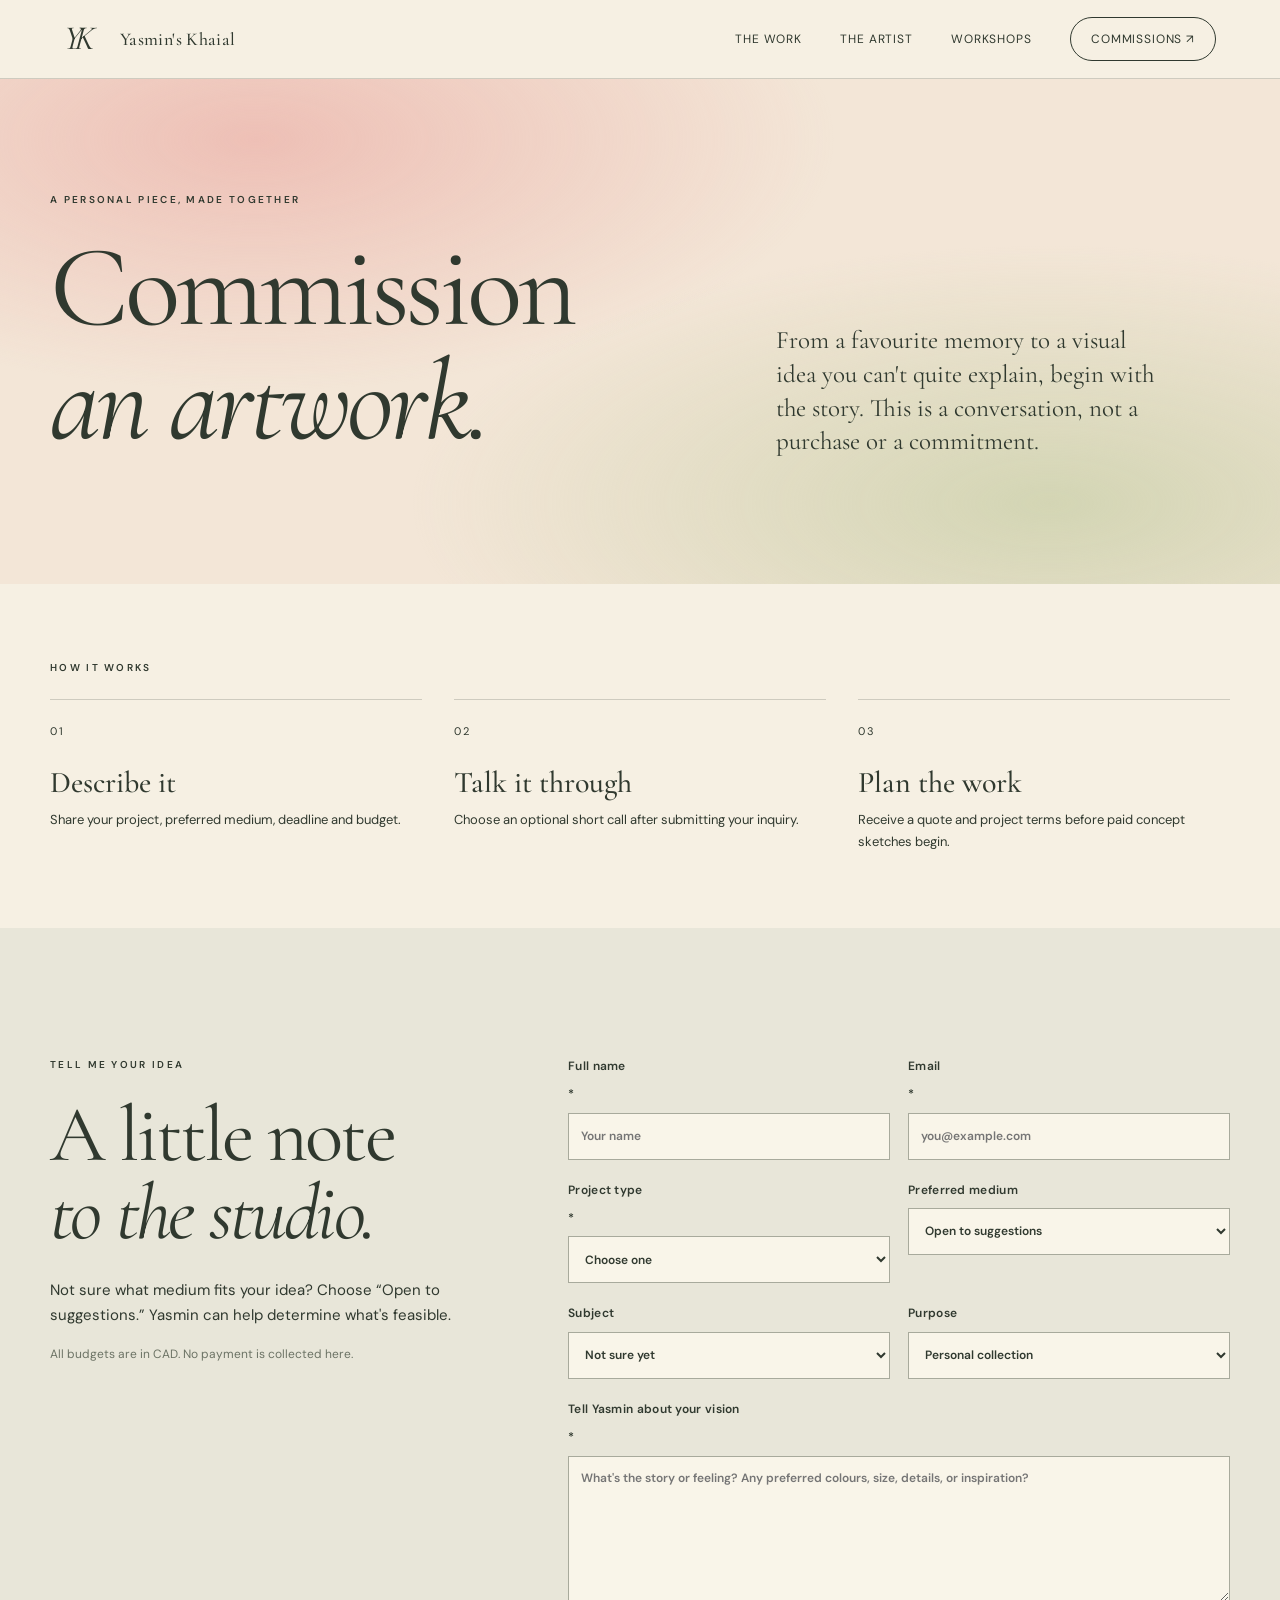
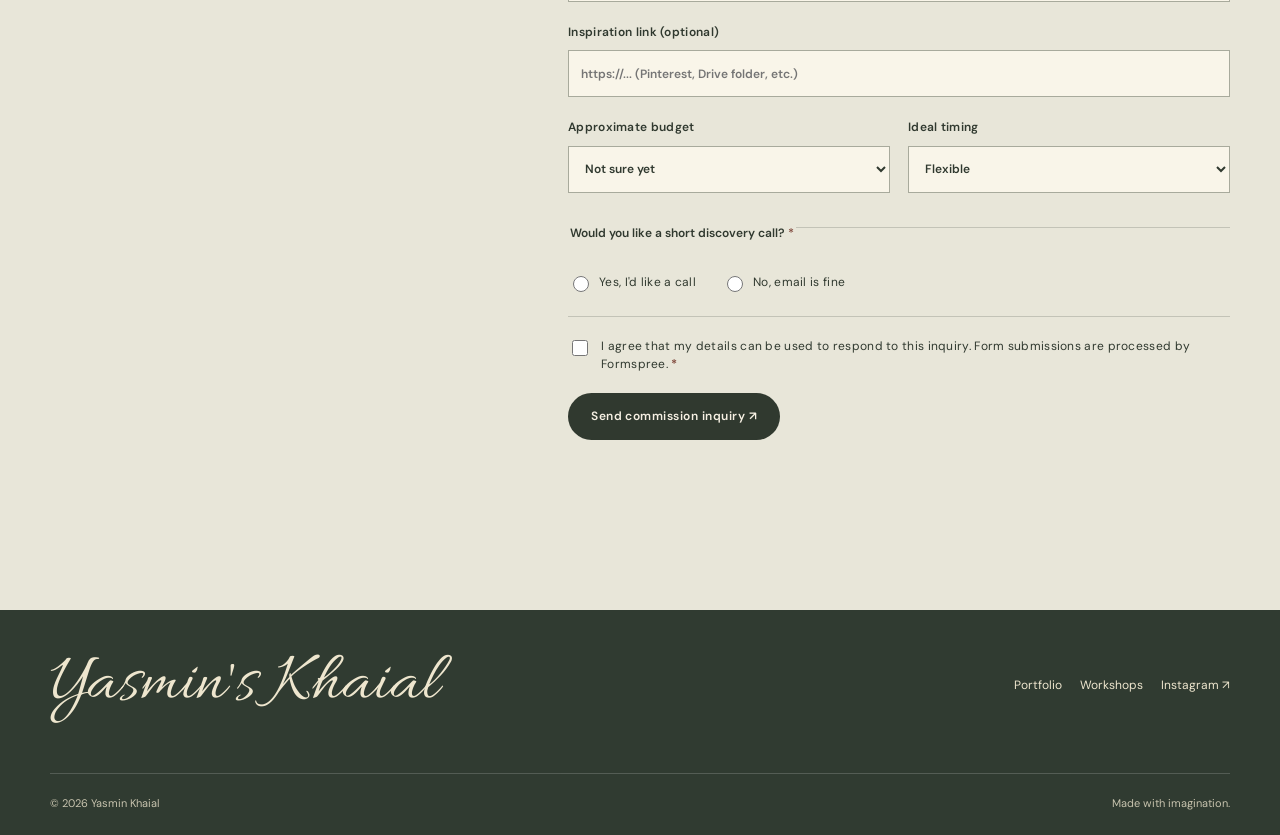
<file: commissions.html>
<!doctype html>
<html lang="en">
<head>
  <meta charset="utf-8">
  <meta name="viewport" content="width=device-width, initial-scale=1">
  <meta name="theme-color" content="#313d32">
  <meta name="description" content="Inquire about a custom painting, drawing or sculpture by artist Yasmin Khaial.">
  <title>Commissions | Yasmin's Khaial</title>
  <link rel="preconnect" href="https://fonts.googleapis.com">
  <link rel="preconnect" href="https://fonts.gstatic.com" crossorigin>
  <link href="https://fonts.googleapis.com/css2?family=Allura&family=Cormorant+Garamond:ital,wght@0,400;0,500;0,600;1,400;1,500&family=DM+Sans:wght@400;500;600&display=swap" rel="stylesheet">
  <link rel="stylesheet" href="styles.css">
  <script src="script.js" defer></script>
</head>
<body>
  <a class="skip-link" href="#main">Skip to content</a>
  <header class="site-header">
    <a class="brand" href="index.html" aria-label="Yasmin's Khaial, home"><span class="brand-symbol" aria-hidden="true">YK</span><span class="brand-small">Yasmin's Khaial</span></a>
    <button class="nav-toggle" type="button" aria-label="Open menu" aria-controls="site-nav" aria-expanded="false">Menu ☰</button>
    <nav id="site-nav" class="site-nav" aria-label="Main navigation"><a href="index.html#work">The work</a><a href="index.html#about">The artist</a><a href="workshops.html">Workshops</a><a class="nav-pill" href="commissions.html" aria-current="page">Commissions ↗</a></nav>
  </header>
  <main id="main">
    <section class="subhero wash-pink">
      <div class="wrap subhero-grid">
        <div><p class="eyebrow">A PERSONAL PIECE, MADE TOGETHER</p><h1 class="display">Commission<br><em>an artwork.</em></h1></div>
        <p>From a favourite memory to a visual idea you can't quite explain, begin with the story. This is a conversation, not a purchase or a commitment.</p>
      </div>
    </section>
    <section class="section compact-section">
      <div class="wrap">
        <p class="eyebrow">HOW IT WORKS</p>
        <div class="process-grid">
          <div><span>01</span><h2>Describe it</h2><p>Share your project, preferred medium, deadline and budget.</p></div>
          <div><span>02</span><h2>Talk it through</h2><p>Choose an optional short call after submitting your inquiry.</p></div>
          <div><span>03</span><h2>Plan the work</h2><p>Receive a quote and project terms before paid concept sketches begin.</p></div>
        </div>
      </div>
    </section>
    <section class="section inquiry-section" id="request" aria-labelledby="request-title">
      <div class="wrap form-layout">
        <div class="form-intro"><p class="eyebrow">TELL ME YOUR IDEA</p><h2 id="request-title" class="display">A little note<br><em>to the studio.</em></h2><p>Not sure what medium fits your idea? Choose “Open to suggestions.” Yasmin can help determine what's feasible.</p><p class="small-muted">All budgets are in CAD. No payment is collected here.</p></div>
        <div>
          <!-- script.js submits this form to Formspree AFTER you add its real form endpoint. -->
          <form class="inquiry-form" id="commission-form" data-kind="commission">
            <input type="hidden" name="inquiry_type" value="Art commission">
            <div class="two-fields">
              <label>Full name <span>*</span><input name="name" type="text" autocomplete="name" required placeholder="Your name"></label>
              <label>Email <span>*</span><input name="email" type="email" autocomplete="email" required placeholder="you@example.com"></label>
            </div>
            <div class="two-fields">
              <label>Project type <span>*</span><select name="project_type" required><option value="">Choose one</option><option>Original painting</option><option>Drawing or illustration</option><option>Mixed-media sculpture</option><option>Creative collaboration</option><option>Other / not sure</option></select></label>
              <label>Preferred medium <select name="medium"><option>Open to suggestions</option><option>Oil painting</option><option>Acrylic painting</option><option>Ink drawing</option><option>Graphite drawing</option><option>Mixed media</option><option>Other</option></select></label>
            </div>
            <div class="two-fields">
              <label>Subject <select name="subject"><option>Not sure yet</option><option>Portrait / people</option><option>Nature / landscape</option><option>Abstract / conceptual</option><option>Personal memory or story</option><option>Other</option></select></label>
              <label>Purpose <select name="purpose"><option>Personal collection</option><option>Gift</option><option>Exhibition</option><option>Publication / business</option><option>Other</option></select></label>
            </div>
            <label>Tell Yasmin about your vision <span>*</span><textarea name="description" required rows="6" placeholder="What's the story or feeling? Any preferred colours, size, details, or inspiration?"></textarea></label>
            <label>Inspiration link (optional)<input name="reference_url" type="url" placeholder="https://... (Pinterest, Drive folder, etc.)"></label>
            <div class="two-fields">
              <label>Approximate budget <select name="budget"><option>Not sure yet</option><option>Under $250 CAD</option><option>$250–$500 CAD</option><option>$500–$1,000 CAD</option><option>Over $1,000 CAD</option><option>Flexible</option></select></label>
              <label>Ideal timing <select name="timeline"><option>Flexible</option><option>Within 1 month</option><option>1–3 months</option><option>More than 3 months</option><option>Specific deadline in notes</option></select></label>
            </div>
            <fieldset class="radio-group">
              <legend>Would you like a short discovery call? <span>*</span></legend>
              <label><input type="radio" name="call_requested" value="Yes" required> Yes, I'd like a call</label>
              <label><input type="radio" name="call_requested" value="No, email is fine"> No, email is fine</label>
              <p class="help-note" id="call-hint" hidden>After the inquiry is sent, you'll be offered a link to choose from Yasmin's available times, once scheduling is configured.</p>
            </fieldset>
            <label class="consent"><input type="checkbox" name="contact_consent" value="Yes" required> <span>I agree that my details can be used to respond to this inquiry. Form submissions are processed by Formspree. <strong>*</strong></span></label>
            <button class="button button-dark" type="submit">Send commission inquiry ↗</button>
            <p class="form-status" role="status" aria-live="polite"></p>
          </form>
          <div class="form-success" id="commission-success" hidden tabindex="-1">
            <h3>Thank you. Your inquiry has been sent.</h3>
            <p>Yasmin can review your idea and follow up about next steps. A consultation is optional and doesn't confirm a commission.</p>
            <div id="call-next-step" hidden><p>Since you requested a call, you can now choose an available time:</p><a id="booking-link" class="button button-dark" target="_blank" rel="noopener noreferrer" href="#">Choose a call time ↗</a><p class="small-muted">The appointment is only booked once you complete the scheduling page.</p></div>
            <p id="manual-call-note" hidden>Yasmin can arrange a suitable time with you by email.</p>
          </div>
        </div>
      </div>
    </section>
  </main>
  <footer class="site-footer"><div class="wrap footer-main"><p class="footer-logo">Yasmin's Khaial</p><div class="footer-links"><a href="index.html">Portfolio</a><a href="workshops.html">Workshops</a><a href="https://www.instagram.com/yxsmin_kh/" target="_blank" rel="noopener noreferrer">Instagram ↗</a></div></div><div class="wrap footer-bottom"><span>© <span data-year>2026</span> Yasmin Khaial</span><span>Made with imagination.</span></div></footer>
</body>
</html>
</file>
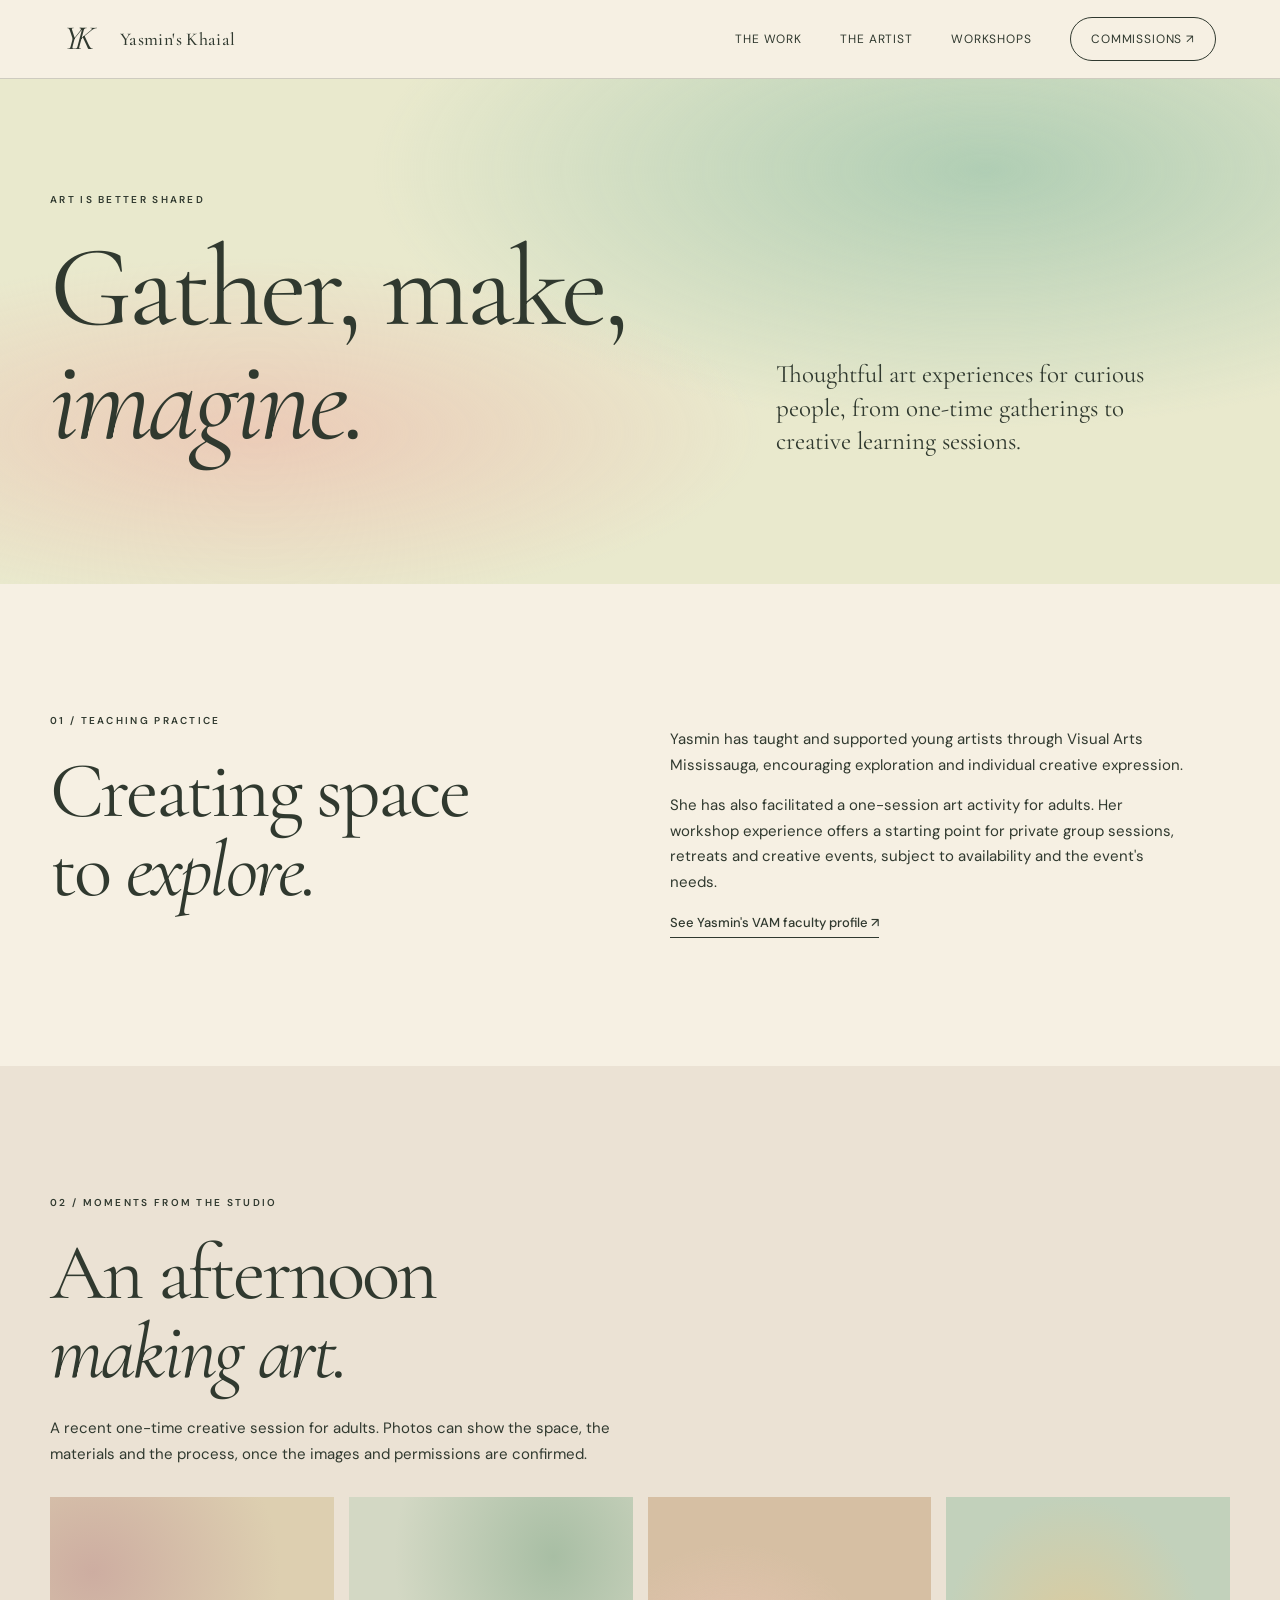
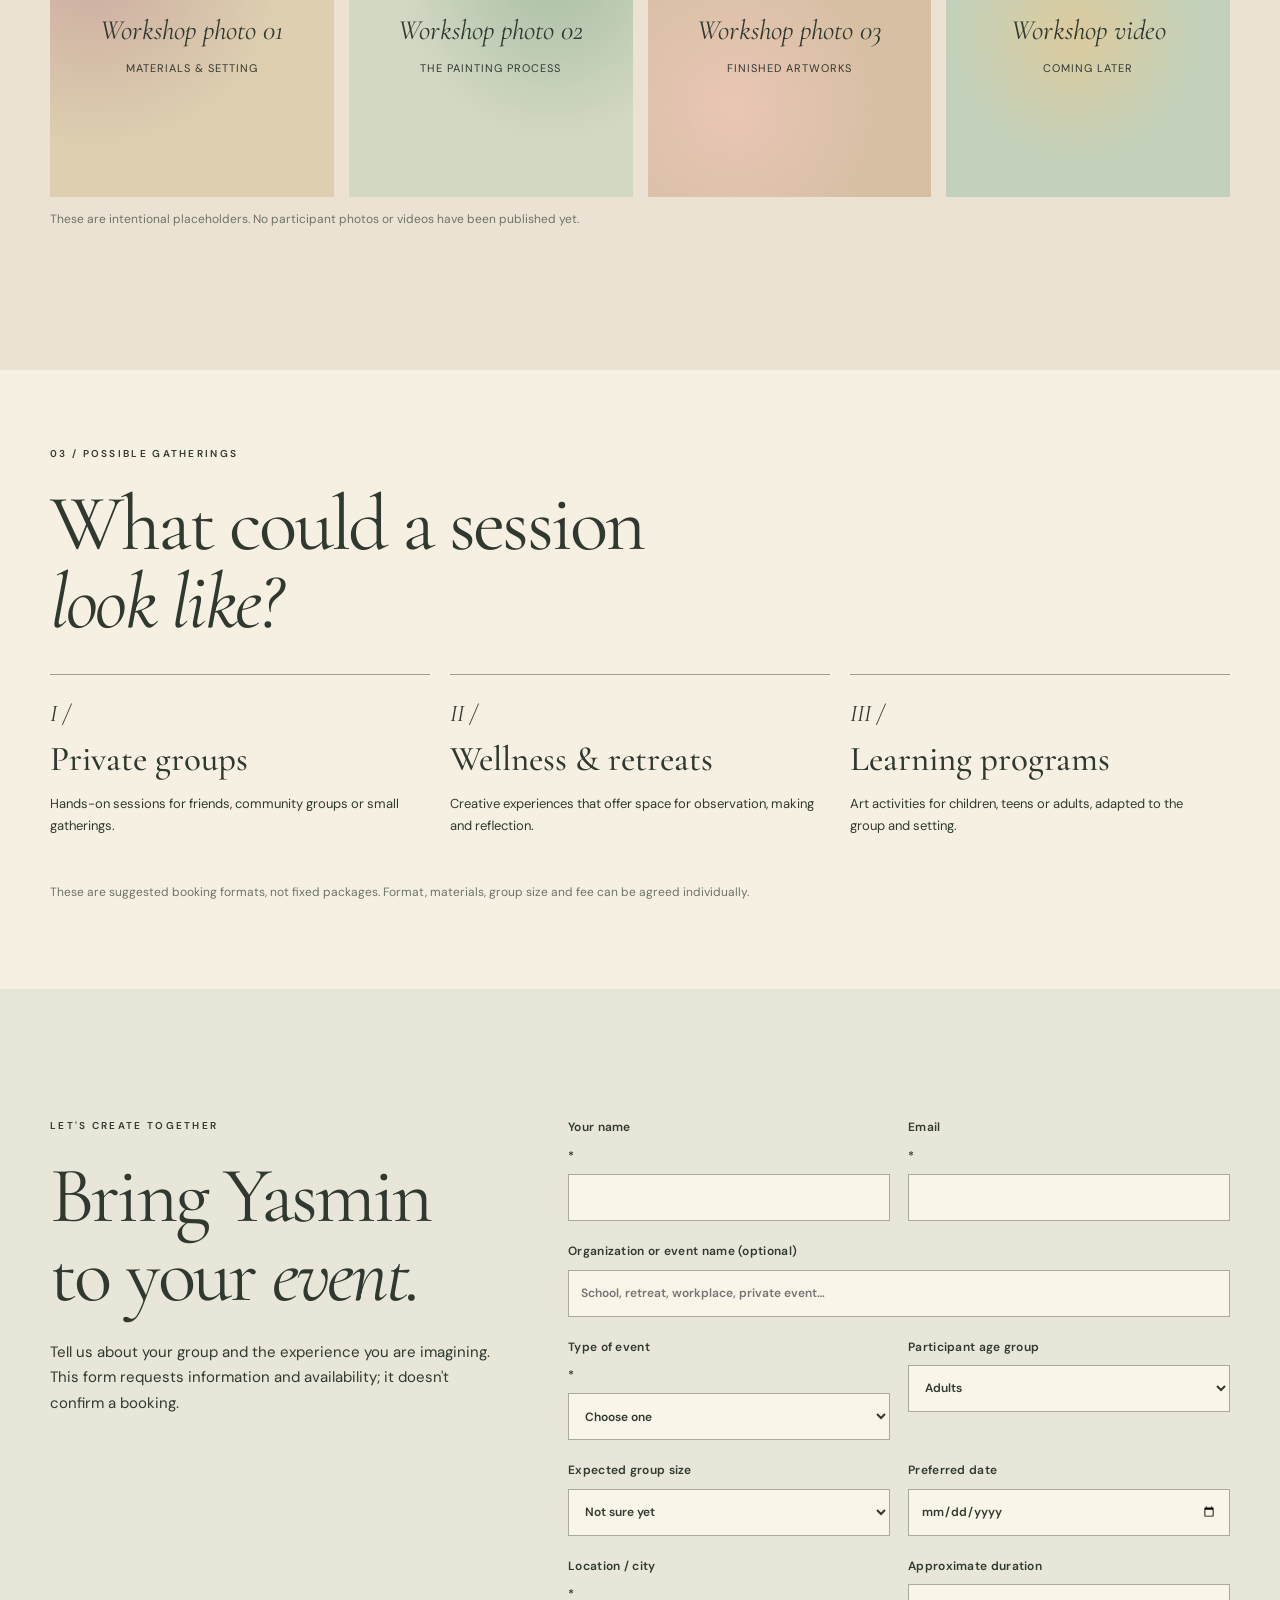
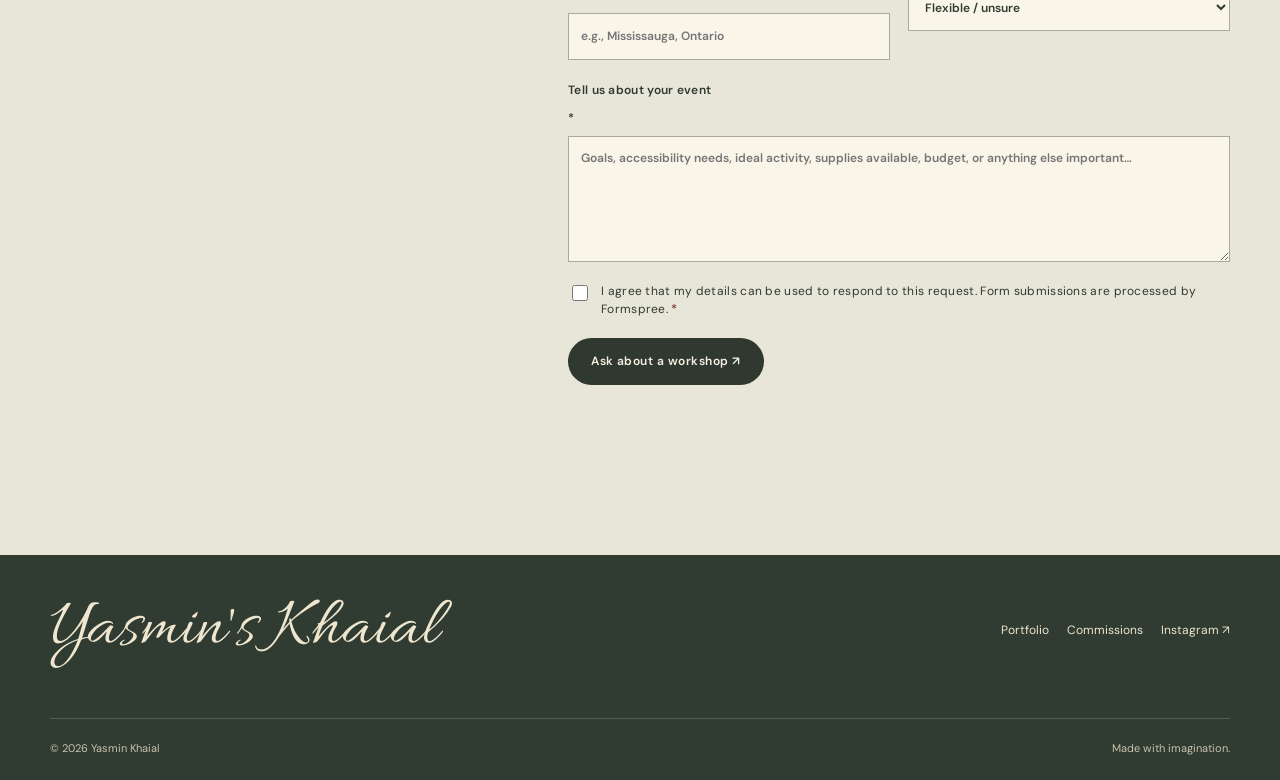
<file: workshops.html>
<!doctype html>
<html lang="en">
<head>
  <meta charset="utf-8">
  <meta name="viewport" content="width=device-width, initial-scale=1">
  <meta name="theme-color" content="#313d32">
  <meta name="description" content="Book an art workshop or creative event with Yasmin Khaial, multidisciplinary artist and educator.">
  <title>Workshops & Teaching | Yasmin's Khaial</title>
  <link rel="preconnect" href="https://fonts.googleapis.com">
  <link rel="preconnect" href="https://fonts.gstatic.com" crossorigin>
  <link href="https://fonts.googleapis.com/css2?family=Allura&family=Cormorant+Garamond:ital,wght@0,400;0,500;0,600;1,400;1,500&family=DM+Sans:wght@400;500;600&display=swap" rel="stylesheet">
  <link rel="stylesheet" href="styles.css">
  <script src="script.js" defer></script>
</head>
<body>
  <a class="skip-link" href="#main">Skip to content</a>
  <header class="site-header"><a class="brand" href="index.html" aria-label="Yasmin's Khaial, home"><span class="brand-symbol" aria-hidden="true">YK</span><span class="brand-small">Yasmin's Khaial</span></a><button class="nav-toggle" type="button" aria-label="Open menu" aria-controls="site-nav" aria-expanded="false">Menu ☰</button><nav id="site-nav" class="site-nav" aria-label="Main navigation"><a href="index.html#work">The work</a><a href="index.html#about">The artist</a><a href="workshops.html" aria-current="page">Workshops</a><a class="nav-pill" href="commissions.html">Commissions ↗</a></nav></header>
  <main id="main">
    <section class="subhero wash-mint"><div class="wrap subhero-grid"><div><p class="eyebrow">ART IS BETTER SHARED</p><h1 class="display">Gather, make,<br><em>imagine.</em></h1></div><p>Thoughtful art experiences for curious people, from one-time gatherings to creative learning sessions.</p></div></section>
    <section class="section" aria-labelledby="teaching-title"><div class="wrap teaching-grid"><div><p class="eyebrow">01 / TEACHING PRACTICE</p><h2 id="teaching-title" class="display">Creating space<br>to <em>explore.</em></h2></div><div><p>Yasmin has taught and supported young artists through Visual Arts Mississauga, encouraging exploration and individual creative expression.</p><p>She has also facilitated a one-session art activity for adults. Her workshop experience offers a starting point for private group sessions, retreats and creative events, subject to availability and the event's needs.</p><a class="text-link" href="https://visualartsmississauga.com/faculty/yasmin-khaial/" target="_blank" rel="noopener noreferrer">See Yasmin's VAM faculty profile ↗</a></div></div></section>
    <section class="section workshop-gallery-section" aria-labelledby="gallery-title"><div class="wrap"><p class="eyebrow">02 / MOMENTS FROM THE STUDIO</p><h2 id="gallery-title" class="display">An afternoon<br><em>making art.</em></h2><p class="gallery-description">A recent one-time creative session for adults. Photos can show the space, the materials and the process, once the images and permissions are confirmed.</p><div class="workshop-photos">
      <!--
        WORKSHOP MEDIA PLACEHOLDERS
        When Yasmin sends the approved photos, replace a placeholder with:
        <img src="images/workshop-01.webp" alt="Description of what is happening">
        For video, use <video controls> only after its file is approved.
        Obtain the relevant permissions before publishing recognizable participants.
      -->
      <div class="workshop-photo photo-one"><span>Workshop photo 01<br><small>Materials & setting</small></span></div>
      <div class="workshop-photo photo-two"><span>Workshop photo 02<br><small>The painting process</small></span></div>
      <div class="workshop-photo photo-three"><span>Workshop photo 03<br><small>Finished artworks</small></span></div>
      <!-- VIDEO PLACEHOLDER: replace with a real video after Yasmin provides and approves it. -->
      <div class="workshop-photo photo-four"><span>Workshop video<br><small>Coming later</small></span></div>
    </div><p class="editor-note">These are intentional placeholders. No participant photos or videos have been published yet.</p></div></section>
    <section class="section compact-section"><div class="wrap"><p class="eyebrow">03 / POSSIBLE GATHERINGS</p><h2 class="display">What could a session<br><em>look like?</em></h2><div class="offer-grid three-up"><article class="offer-card"><span class="offer-number">I /</span><h3>Private groups</h3><p>Hands-on sessions for friends, community groups or small gatherings.</p></article><article class="offer-card"><span class="offer-number">II /</span><h3>Wellness & retreats</h3><p>Creative experiences that offer space for observation, making and reflection.</p></article><article class="offer-card"><span class="offer-number">III /</span><h3>Learning programs</h3><p>Art activities for children, teens or adults, adapted to the group and setting.</p></article></div><p class="small-muted">These are suggested booking formats, not fixed packages. Format, materials, group size and fee can be agreed individually.</p></div></section>
    <section class="section inquiry-section" id="book" aria-labelledby="workshop-request-title"><div class="wrap form-layout"><div class="form-intro"><p class="eyebrow">LET'S CREATE TOGETHER</p><h2 id="workshop-request-title" class="display">Bring Yasmin<br>to your <em>event.</em></h2><p>Tell us about your group and the experience you are imagining. This form requests information and availability; it doesn't confirm a booking.</p></div><div>
      <form class="inquiry-form" id="workshop-form" data-kind="workshop">
        <input type="hidden" name="inquiry_type" value="Workshop / teaching request">
        <div class="two-fields"><label>Your name <span>*</span><input name="name" type="text" autocomplete="name" required></label><label>Email <span>*</span><input name="email" type="email" autocomplete="email" required></label></div>
        <label>Organization or event name (optional)<input name="organization" type="text" placeholder="School, retreat, workplace, private event…"></label>
        <div class="two-fields"><label>Type of event <span>*</span><select name="event_type" required><option value="">Choose one</option><option>Private group workshop</option><option>Wellness / retreat event</option><option>School / youth program</option><option>Community event</option><option>Other / unsure</option></select></label><label>Participant age group <select name="audience"><option>Adults</option><option>Children</option><option>Teens</option><option>Mixed ages</option></select></label></div>
        <div class="two-fields"><label>Expected group size <select name="participants"><option>Not sure yet</option><option>1–10</option><option>11–20</option><option>21–40</option><option>Over 40</option></select></label><label>Preferred date <input name="preferred_date" type="date"></label></div>
        <div class="two-fields"><label>Location / city <span>*</span><input name="location" type="text" required placeholder="e.g., Mississauga, Ontario"></label><label>Approximate duration <select name="duration"><option>Flexible / unsure</option><option>30–60 minutes</option><option>60–90 minutes</option><option>2–3 hours</option><option>Half-day or longer</option></select></label></div>
        <label>Tell us about your event <span>*</span><textarea name="description" rows="5" required placeholder="Goals, accessibility needs, ideal activity, supplies available, budget, or anything else important…"></textarea></label>
        <label class="consent"><input name="contact_consent" type="checkbox" value="Yes" required><span>I agree that my details can be used to respond to this request. Form submissions are processed by Formspree. <strong>*</strong></span></label>
        <button class="button button-dark" type="submit">Ask about a workshop ↗</button><p class="form-status" role="status" aria-live="polite"></p>
      </form>
      <div id="workshop-success" class="form-success" hidden tabindex="-1"><h3>Thank you. Your workshop inquiry has been sent.</h3><p>Yasmin can review the event details and reply about availability and next steps. No booking has been confirmed yet.</p></div>
    </div></div></section>
  </main>
  <footer class="site-footer"><div class="wrap footer-main"><p class="footer-logo">Yasmin's Khaial</p><div class="footer-links"><a href="index.html">Portfolio</a><a href="commissions.html">Commissions</a><a href="https://www.instagram.com/yxsmin_kh/" target="_blank" rel="noopener noreferrer">Instagram ↗</a></div></div><div class="wrap footer-bottom"><span>© <span data-year>2026</span> Yasmin Khaial</span><span>Made with imagination.</span></div></footer>
</body>
</html>
</file>
<file: styles.css>
/* Yasmin's Khaial | Shared styles for all three pages.
   Change these colours first when refining the visual identity. */
:root {
  --paper: #f6f0e3;
  --paper-deep: #eae1ce;
  --ink: #30392f;
  --olive: #3c4938;
  --muted: #6c7365;
  --sage: #b9c4ab;
  --pink: #e4c1bb;
  --mint: #d6e7d7;
  --honey: #f5e4b3;
  --line: rgba(48, 57, 47, .20);
}

* { box-sizing: border-box; }
html { scroll-behavior: smooth; }
body { margin: 0; background: var(--paper); color: var(--ink); font: 15px/1.7 'DM Sans', sans-serif; }
[hidden] { display: none !important; }
img { display: block; width: 100%; }
a { color: inherit; }
button, input, textarea, select { font: inherit; }
button { cursor: pointer; }
:focus-visible { outline: 3px solid #a57761; outline-offset: 3px; }
.wrap { width: min(1180px, calc(100% - 48px)); margin-inline: auto; }
.skip-link { position: absolute; z-index: 100; left: 14px; top: -100px; padding: 8px 12px; background: white; }
.skip-link:focus { top: 10px; }

/* Header and shared navigation */
.site-header { min-height: 79px; padding: 12px clamp(20px, 5vw, 76px); display: flex; align-items: center; justify-content: space-between; gap: 24px; background: rgba(246,240,227,.98); position: relative; z-index: 10; border-bottom: 1px solid var(--line); }
.brand { display: inline-flex; align-items: center; gap: 13px; text-decoration: none; }
.brand-symbol { font: italic 34px/.9 'Cormorant Garamond', Georgia, serif; letter-spacing: -7px; width: 43px; transform: skew(-5deg); }
.brand-small { font: 500 18px/1 'Cormorant Garamond', Georgia, serif; letter-spacing: .02em; }
.site-nav { display: flex; align-items: center; gap: clamp(18px, 3vw, 46px); }
.site-nav a { text-decoration: none; font-size: 12px; letter-spacing: .07em; text-transform: uppercase; }
.site-nav a:hover, .footer-links a:hover { text-decoration: underline; text-underline-offset: 6px; }
.site-nav .nav-pill { padding: 11px 20px; border: 1px solid var(--ink); border-radius: 60px; }
.nav-toggle { display: none; border: 1px solid var(--line); background: transparent; border-radius: 20px; padding: 8px 13px; }

/* Editorial type and repeatable section pieces */
.section { padding: clamp(74px, 10vw, 132px) 0; }
.compact-section { padding-block: 75px; }
.eyebrow, .section-index { font-size: 10px; font-weight: 600; letter-spacing: .23em; text-transform: uppercase; }
.eyebrow { margin: 0 0 23px; }
.eyebrow.light { color: #f2e5c9; }
.display { font: 400 clamp(48px, 6.2vw, 89px)/.99 'Cormorant Garamond', Georgia, serif; letter-spacing: -.035em; margin: 0 0 25px; }
.display em { font-weight: 400; }
.large-copy { font: 400 clamp(22px, 2.4vw, 32px)/1.3 'Cormorant Garamond', Georgia, serif; max-width: 620px; }
.section-heading { display: flex; justify-content: space-between; align-items: end; gap: 38px; margin-bottom: 38px; }
.small-muted, .editor-note, .help-note { font-size: 12px; color: var(--muted); }
.text-link { display: inline-block; text-decoration: none; border-bottom: 1px solid currentColor; padding-bottom: 3px; font-size: 13px; font-weight: 500; }
.button { display: inline-block; border: 1px solid transparent; border-radius: 60px; padding: 12px 22px; text-decoration: none; font-size: 12px; font-weight: 600; letter-spacing: .04em; }
.button-cream { background: var(--honey); color: var(--ink); }
.button-dark { background: var(--ink); color: var(--paper); }
.button:hover { filter: brightness(1.09); transform: translateY(-1px); }

/* Pure CSS watercolor backdrop. No fake artwork or third-party images. */
.watercolor-dark { position: relative; overflow: hidden; min-height: min(790px, 86svh); display: grid; place-items: center; color: #f9ead1; background: radial-gradient(ellipse at 15% 25%, rgba(179,146,92,.46), transparent 42%), radial-gradient(ellipse at 82% 18%, rgba(175,185,137,.30), transparent 35%), radial-gradient(ellipse at 80% 90%, rgba(84,132,105,.65), transparent 45%), radial-gradient(ellipse at 20% 90%, rgba(70,82,59,.9), transparent 52%), #293c30; }
.watercolor-dark::before, .watercolor-dark::after { content: ''; pointer-events: none; position: absolute; border-radius: 50%; filter: blur(68px); }
.watercolor-dark::before { width: 400px; height: 360px; background: rgba(214,136,112,.24); top: 0; left: 19%; }
.watercolor-dark::after { width: 390px; height: 290px; background: rgba(193,215,154,.23); bottom: 4%; right: 12%; }
.hero-mist { pointer-events: none; position: absolute; inset: 0; opacity: .35; background: linear-gradient(145deg, transparent 10%, rgba(233,201,149,.24) 47%, transparent 75%); mix-blend-mode: screen; }
.hero-inner { text-align: center; position: relative; z-index: 1; padding: 100px 0 115px; }
.hero-script { font: 400 clamp(110px, 16vw, 215px)/.67 'Allura', 'Brush Script MT', cursive; letter-spacing: -.035em; margin: 45px 0 34px; text-shadow: 0 1px 13px rgba(0,0,0,.10); }
.hero-script span { display: block; padding-top: 20px; }
.tiny-rule { opacity: .8; margin: 10px 0; }
.hero-subtitle { font: 400 clamp(21px, 2.6vw, 30px)/1.3 'Cormorant Garamond', Georgia, serif; margin: 20px 0 30px; }
.edge-note { position: absolute; right: 28px; bottom: 20px; font-size: 9px; letter-spacing: .18em; opacity: .8; }

/* Home: statement, work strip, artist biography */
.intro-section { background: var(--paper); }
.intro-grid { display: grid; grid-template-columns: 1fr 3fr; gap: 36px; }
.section-index { margin-top: 11px; }
.work-section { background: #ede8d9; overflow: hidden; }
.gallery-heading-side { max-width: 275px; font-size: 13px; }
.gallery-buttons { display: flex; gap: 8px; margin-top: 16px; }
.circle-button { width: 40px; height: 40px; border-radius: 50%; border: 1px solid var(--line); background: transparent; }
.circle-button:hover { background: var(--paper); }
.gallery-strip { display: flex; gap: 24px; overflow-x: auto; scroll-snap-type: x mandatory; scroll-padding-left: 24px; padding: 0 max(24px, calc((100vw - 1180px)/2)) 24px; scrollbar-color: #a4ad99 transparent; }
.art-card { flex: 0 0 clamp(260px, 28vw, 390px); scroll-snap-align: start; }
.art-surface { height: clamp(340px, 34vw, 450px); display: grid; place-items: center; overflow: hidden; background: #cbd7c1; }
.art-surface img { width: 100%; height: 100%; object-fit: cover; }
.art-placeholder { width: 100%; height: 100%; display: grid; place-items: center; padding: 35px; text-align: center; color: rgba(46,52,39,.7); font: italic 27px 'Cormorant Garamond', Georgia, serif; }
.art-wash-1 { background: radial-gradient(circle at 25% 18%, #e8c4bc, transparent 48%), radial-gradient(circle at 75% 75%, #8f9e78, transparent 50%), #ded9bd; }
.art-wash-2 { background: radial-gradient(circle at 64% 18%, #f2dfad, transparent 45%), radial-gradient(circle at 25% 75%, #789d8b, transparent 55%), #d4d1bd; }
.art-wash-3 { background: radial-gradient(circle at 20% 40%, #caa3a1, transparent 45%), radial-gradient(circle at 80% 55%, #8a9d8a, transparent 54%), #d8cdb7; }
.art-wash-4 { background: radial-gradient(circle at 75% 15%, #e1cba0, transparent 42%), radial-gradient(circle at 40% 78%, #bebeb1, transparent 50%), #e3bdb5; }
.art-wash-5 { background: radial-gradient(circle at 30% 20%, #cbd7ac, transparent 47%), radial-gradient(circle at 70% 80%, #a88a84, transparent 50%), #e5d6b7; }
.art-wash-6 { background: radial-gradient(circle at 25% 70%, #e5b6b0, transparent 40%), radial-gradient(circle at 75% 22%, #abbfbb, transparent 50%), #e8e0ca; }
.art-meta { display: flex; align-items: baseline; justify-content: space-between; gap: 15px; padding: 13px 0; border-bottom: 1px solid var(--line); }
.art-meta h3 { margin: 0; font: 500 24px 'Cormorant Garamond', Georgia, serif; }
.art-meta p { margin: 0; font-size: 11px; color: var(--muted); text-align: right; }
.gallery-footer { display: flex; justify-content: space-between; gap: 15px; font-size: 11px; }
.about-section { background: var(--paper); }
.about-grid { display: grid; grid-template-columns: .9fr 1fr; align-items: center; gap: clamp(40px, 9vw, 130px); }
.portrait-placeholder { min-height: 570px; border: 12px solid #d8d4bf; display: grid; place-items: end center; padding: 40px; text-align: center; font: italic 27px 'Cormorant Garamond', Georgia, serif; background: radial-gradient(ellipse at 52% 24%, #d9debd, transparent 45%), radial-gradient(ellipse at 32% 80%, #ae9c8c, transparent 55%), linear-gradient(120deg,#c6d5bd,#ece1c8); }
.about-copy p:not(.eyebrow) { max-width: 535px; }
.statement-note { padding: 18px 24px; border-left: 2px solid #9eab98; margin: 22px 0; background: #eee8db; }
.statement-note .eyebrow { margin-bottom: 7px; }
.statement-note p { margin: 0; font-style: italic; }
.text-links { display: flex; gap: 24px; flex-wrap: wrap; }
.text-links a { font-size: 12px; text-underline-offset: 4px; }
.offerings-section { background: var(--mint); }
.offer-grid { display: grid; grid-template-columns: repeat(2, 1fr); gap: 20px; margin-top: 32px; }
.offer-card { border-top: 1px solid rgba(48,57,47,.45); padding: 24px 12px 20px 0; }
.offer-number { display: block; font: italic 24px 'Cormorant Garamond', Georgia, serif; }
.offer-card h3 { font: 500 35px 'Cormorant Garamond', Georgia, serif; margin: 10px 0; }
.offer-card p { max-width: 380px; font-size: 13px; }
.three-up { grid-template-columns: repeat(3, 1fr); }

/* Inner page headings and process section */
.subhero { position: relative; overflow: hidden; padding: 112px 0 100px; }
.subhero-grid { display: grid; grid-template-columns: 1.5fr 1fr; gap: 45px; align-items: end; }
.subhero-grid p:last-child { max-width: 380px; font: 400 25px/1.35 'Cormorant Garamond', Georgia, serif; }
.subhero .display { font-size: clamp(65px, 9vw, 123px); }
.wash-pink { background: radial-gradient(ellipse at 20% 12%, rgba(235,171,164,.65), transparent 40%), radial-gradient(ellipse at 82% 84%, rgba(194,204,161,.65), transparent 43%), #f3e6d7; }
.wash-mint { background: radial-gradient(ellipse at 20% 70%, rgba(236,193,176,.75), transparent 35%), radial-gradient(ellipse at 77% 18%, rgba(162,199,174,.8), transparent 44%), #e9e9cd; }
.process-grid { display: grid; grid-template-columns: repeat(3, 1fr); gap: 32px; }
.process-grid > div { border-top: 1px solid var(--line); padding-top: 18px; }
.process-grid span { font-size: 11px; letter-spacing: .15em; }
.process-grid h2 { font: 500 30px 'Cormorant Garamond', Georgia, serif; margin: 20px 0 8px; }
.process-grid p { font-size: 13px; margin: 0; }

/* Forms: labels stay visible instead of using placeholder text alone. */
.inquiry-section { background: #e8e6d9; }
.form-layout { display: grid; grid-template-columns: .8fr 1.2fr; gap: clamp(35px, 6vw, 90px); }
.form-intro { position: sticky; top: 35px; align-self: start; }
.inquiry-form { display: grid; gap: 20px; }
.inquiry-form label { display: flex; flex-direction: column; gap: 8px; font-size: 12px; font-weight: 600; letter-spacing: .025em; }
.inquiry-form label > span:first-child:not(.ignore) { color: inherit; }
.inquiry-form input:not([type='checkbox']):not([type='radio']), .inquiry-form select, .inquiry-form textarea { width: 100%; min-height: 47px; border: 1px solid #a8aa9c; border-radius: 0; background: #f9f5e9; color: var(--ink); padding: 11px 12px; }
.inquiry-form textarea { resize: vertical; }
.inquiry-form label > span, .radio-group legend span { color: #844e42; }
.inquiry-form .two-fields { display: grid; grid-template-columns: 1fr 1fr; gap: 18px; }
.radio-group { margin: 0; padding: 16px 0; border: 0; border-top: 1px solid var(--line); border-bottom: 1px solid var(--line); }
.radio-group legend { padding-top: 10px; font-size: 12px; font-weight: 600; }
.radio-group label { display: inline-flex; flex-direction: row; align-items: center; gap: 7px; margin: 13px 22px 4px 0; font-weight: 400; }
.radio-group input, .consent input { width: 16px; height: 16px; accent-color: var(--olive); flex: 0 0 16px; }
.inquiry-form .consent { display: flex; flex-direction: row; align-items: flex-start; gap: 10px; line-height: 1.5; font-weight: 400; }
.inquiry-form .consent span { color: var(--ink); }
.inquiry-form .consent strong { color: #844e42; }
.inquiry-form .button { justify-self: start; }
.form-status { min-height: 22px; margin: 0; color: #7d392b; font-size: 13px; }
.form-success { padding: 30px; background: #dce6d2; border: 1px solid #7a9880; }
.form-success h3 { font: 500 35px 'Cormorant Garamond', Georgia, serif; margin: 0 0 9px; }
.form-success .button { margin-top: 12px; }

/* Workshops case study and photo slots. */
.teaching-grid { display: grid; grid-template-columns: 1fr 1fr; gap: 60px; }
.teaching-grid p { max-width: 520px; }
.workshop-gallery-section { background: #ebe2d4; }
.gallery-description { max-width: 590px; margin-bottom: 30px; }
.workshop-photos { display: grid; grid-template-columns: 1.3fr 1fr 1fr; gap: 15px; }
.workshop-photo { min-height: 340px; display: grid; place-items: center; padding: 22px; text-align: center; color: var(--ink); font: italic 28px/1.2 'Cormorant Garamond', Georgia, serif; overflow: hidden; }
.workshop-photo img { width: 100%; height: 100%; object-fit: cover; }
.workshop-photo small { font: 11px 'DM Sans',sans-serif; letter-spacing: .09em; text-transform: uppercase; }
.photo-one { background: radial-gradient(ellipse at 15% 25%, #cdada1, transparent 55%), #ddcfb0; }
.photo-two { background: radial-gradient(ellipse at 72% 20%, #a8bea4, transparent 55%), #d3d8c4; }
.photo-three { background: radial-gradient(ellipse at 30% 70%, #eac6b5, transparent 55%), #d6bfa3; }

/* Footer */
.site-footer { background: #303b31; color: #eee6ce; padding: 42px 0 22px; }
.footer-main, .footer-bottom { display: flex; justify-content: space-between; gap: 30px; align-items: center; }
.footer-logo { margin: 0; font: 70px/.95 'Allura', cursive; }
.footer-links { display: flex; flex-wrap: wrap; gap: 18px; }
.footer-links a { font-size: 12px; text-decoration: none; }
.footer-bottom { margin-top: 55px; padding-top: 20px; border-top: 1px solid rgba(255,255,255,.22); font-size: 11px; opacity: .8; }

/* Mobile/tablet: keep the portfolio swipeable and forms easy to fill. */
@media (max-width: 800px) {
  .site-header { min-height: 66px; }
  .nav-toggle { display: block; }
  .site-nav { display: none; position: absolute; top: 100%; left: 0; right: 0; padding: 22px 24px; background: var(--paper); border-bottom: 1px solid var(--line); flex-direction: column; align-items: stretch; gap: 18px; }
  .site-nav.is-open { display: flex; }
  .site-nav .nav-pill { align-self: start; }
  .intro-grid, .about-grid, .form-layout, .teaching-grid, .subhero-grid { grid-template-columns: 1fr; gap: 26px; }
  .form-intro { position: static; }
  .portrait-placeholder { min-height: 390px; }
  .process-grid, .three-up { grid-template-columns: 1fr; gap: 14px; }
  .workshop-photos { grid-template-columns: 1fr 1fr; }
  .workshop-photo:first-child { grid-column: 1 / -1; }
  .hero-script { font-size: clamp(100px, 18vw, 155px); }
  .footer-logo { font-size: 58px; }
}
@media (max-width: 560px) {
  .wrap { width: min(100% - 32px, 1180px); }
  .section { padding-block: 65px; }
  .hero-script { font-size: 105px; }
  .hero-inner { padding-block: 95px; }
  .edge-note { left: 18px; right: 18px; text-align: center; font-size: 8px; }
  .section-heading, .gallery-footer, .footer-main, .footer-bottom { align-items: start; flex-direction: column; }
  .offer-grid, .inquiry-form .two-fields { grid-template-columns: 1fr; }
  .workshop-photos { grid-template-columns: 1fr; }
  .workshop-photo:first-child { grid-column: auto; }
  .workshop-photo { min-height: 280px; }
  .footer-main, .footer-bottom { gap: 14px; }
  .footer-bottom { margin-top: 35px; }
}
@media (prefers-reduced-motion: reduce) { html { scroll-behavior: auto; } }


/* ---------- V3: real artwork gallery ---------- */
/* Show the WHOLE image. The previous version cropped paintings and sculptures. */
.art-surface img {
  object-fit: contain;
  background: #e6e0d1;
}
.art-open {
  display: block;
  width: 100%;
  border: 0;
  background: transparent;
  padding: 0;
  text-align: left;
  cursor: zoom-in;
}
.art-open:hover .art-surface img { filter: brightness(.97); }
.art-view-cue { font-size: 11px; color: var(--muted); white-space: nowrap; }
.art-meta { align-items: end; }
.art-meta p { text-align: left; }
.content-placeholder { color: #727a70; font-style: italic; }

/* Accessible, full-size image viewer for paintings and sculpture details. */
.artwork-dialog {
  position: fixed;
  width: min(1050px, calc(100vw - 40px));
  max-width: none;
  max-height: min(90vh, 920px);
  border: 1px solid var(--line);
  background: var(--paper);
  color: var(--ink);
  padding: clamp(22px, 3vw, 42px);
  box-shadow: 0 25px 80px #171d1766;
}
.artwork-dialog::backdrop { background: rgba(25, 35, 27, .78); }
.viewer-close {
  display: block;
  margin: 0 0 18px auto;
  border: 0;
  background: transparent;
  color: var(--ink);
  padding: 7px 0;
  font-size: 13px;
}
.viewer-layout { display: grid; grid-template-columns: 1.3fr .7fr; gap: 38px; align-items: center; }
.viewer-media { min-width: 0; }
.viewer-media img {
  display: block;
  width: 100%;
  height: min(66vh, 690px);
  object-fit: contain;
  background: #e6e0d1;
}
.viewer-controls { display: flex; justify-content: center; align-items: center; gap: 25px; padding-top: 12px; }
.viewer-controls button { border: 1px solid var(--line); background: transparent; width: 36px; height: 36px; border-radius: 100%; }
.viewer-controls span { color: var(--muted); font-size: 12px; }
.viewer-copy .display { font-size: clamp(36px, 4vw, 60px); }
.viewer-copy > p { max-width: 350px; }
.viewer-copy .text-link { margin-top: 12px; }

/* The workshop gallery remains illustrative until photos are approved. */
.workshop-photos { grid-template-columns: repeat(4, minmax(0, 1fr)); }
.workshop-photo { min-height: 300px; }
.photo-four { background: radial-gradient(ellipse at 45% 45%, #dccb9e, transparent 58%), #c2d1bb; }

@media (max-width: 800px) {
  .viewer-layout { grid-template-columns: 1fr; gap: 16px; }
  .viewer-media img { height: min(48vh, 470px); }
  .workshop-photos { grid-template-columns: repeat(2, minmax(0, 1fr)); }
  .workshop-photo:first-child { grid-column: auto; }
}
@media (max-width: 560px) {
  .artwork-dialog { padding: 18px; width: calc(100vw - 20px); }
  .art-meta { gap: 6px; }
  .art-view-cue { font-size: 10px; }
  .workshop-photos { grid-template-columns: 1fr; }
  .workshop-photo { min-height: 250px; }
}
</file>
